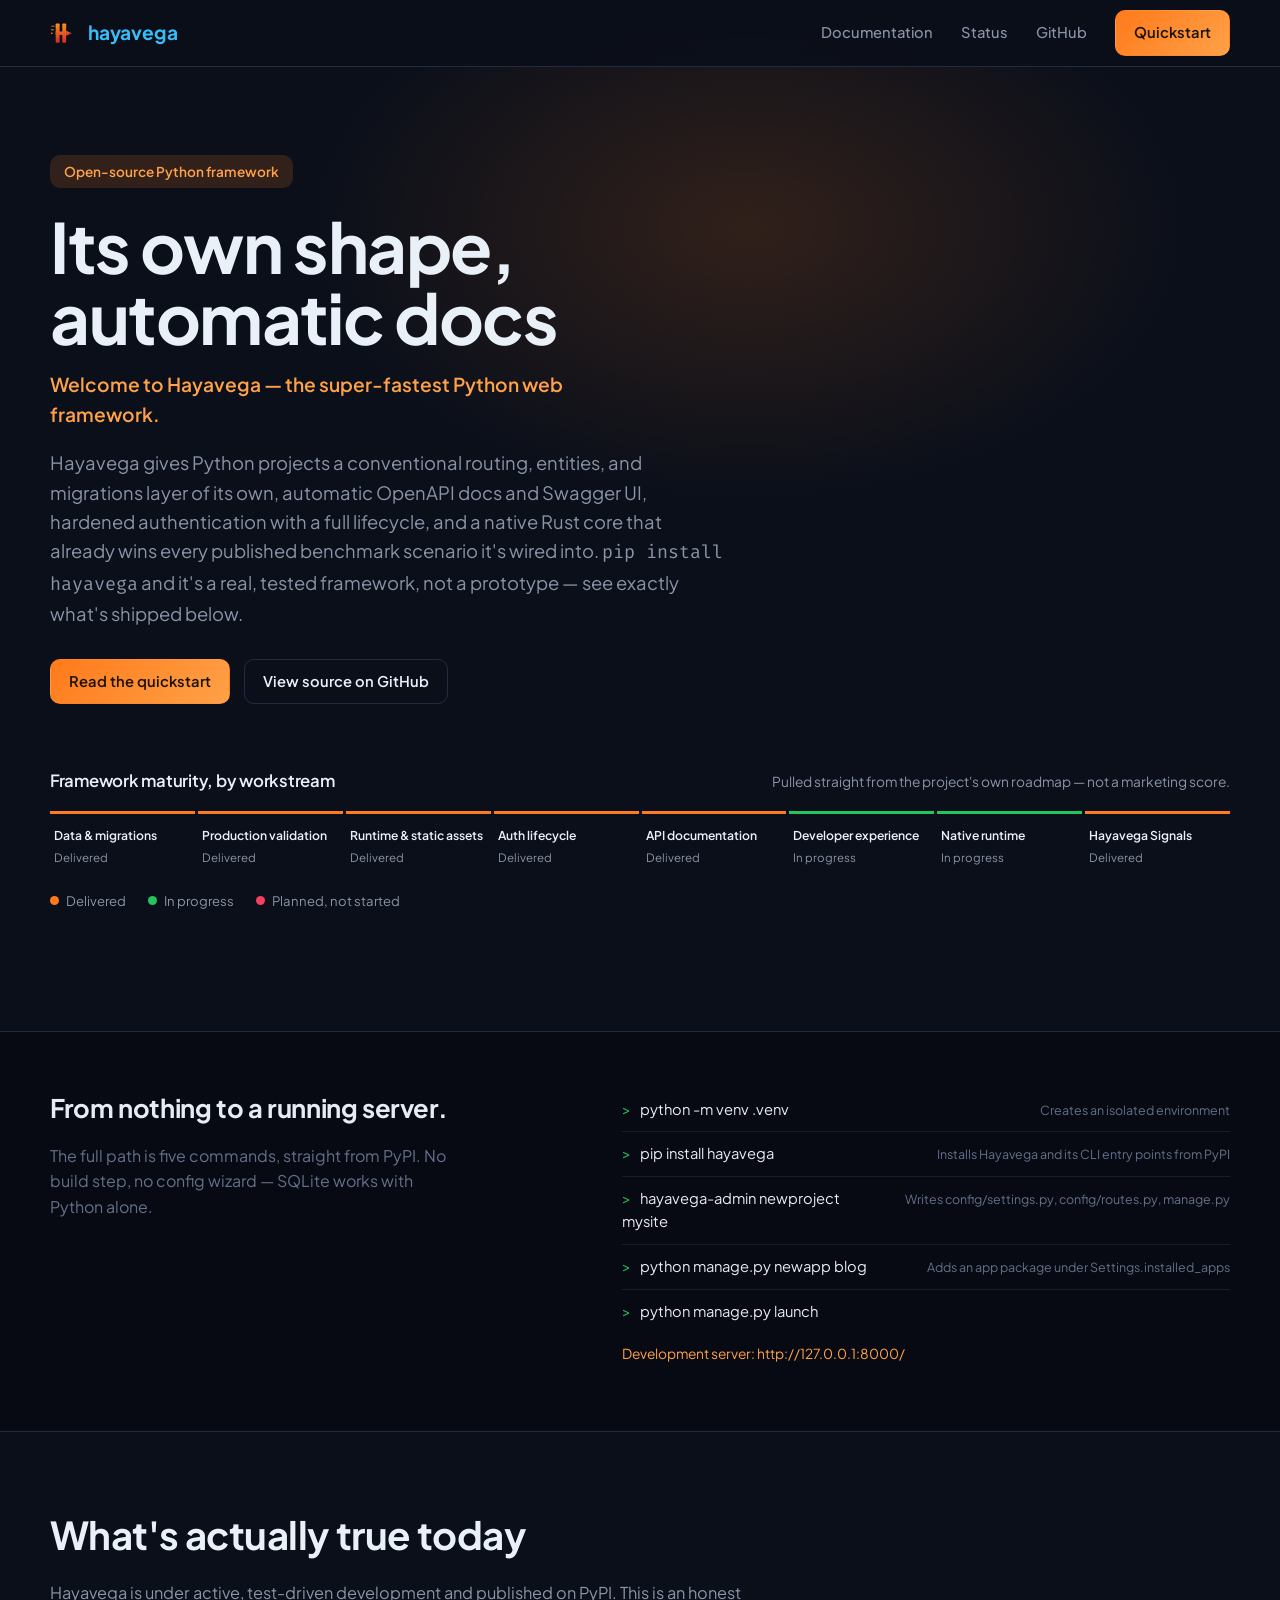
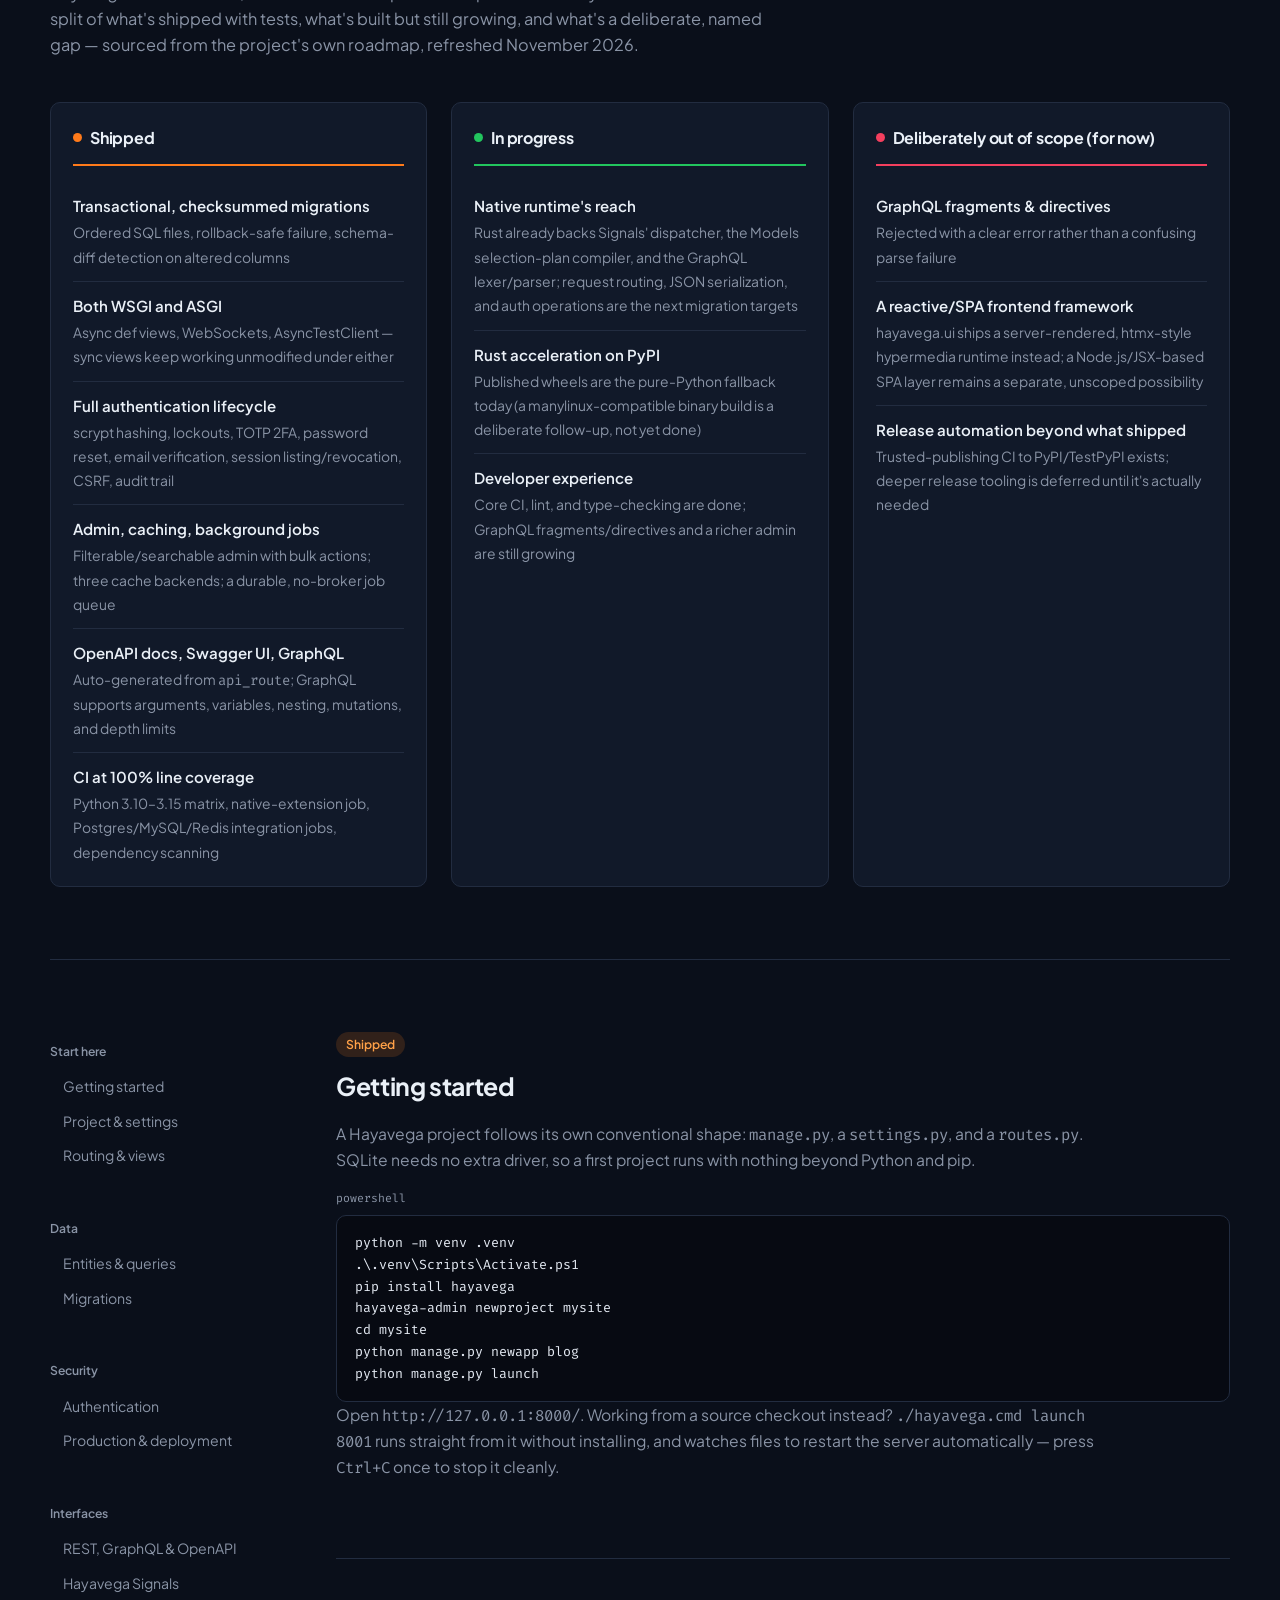
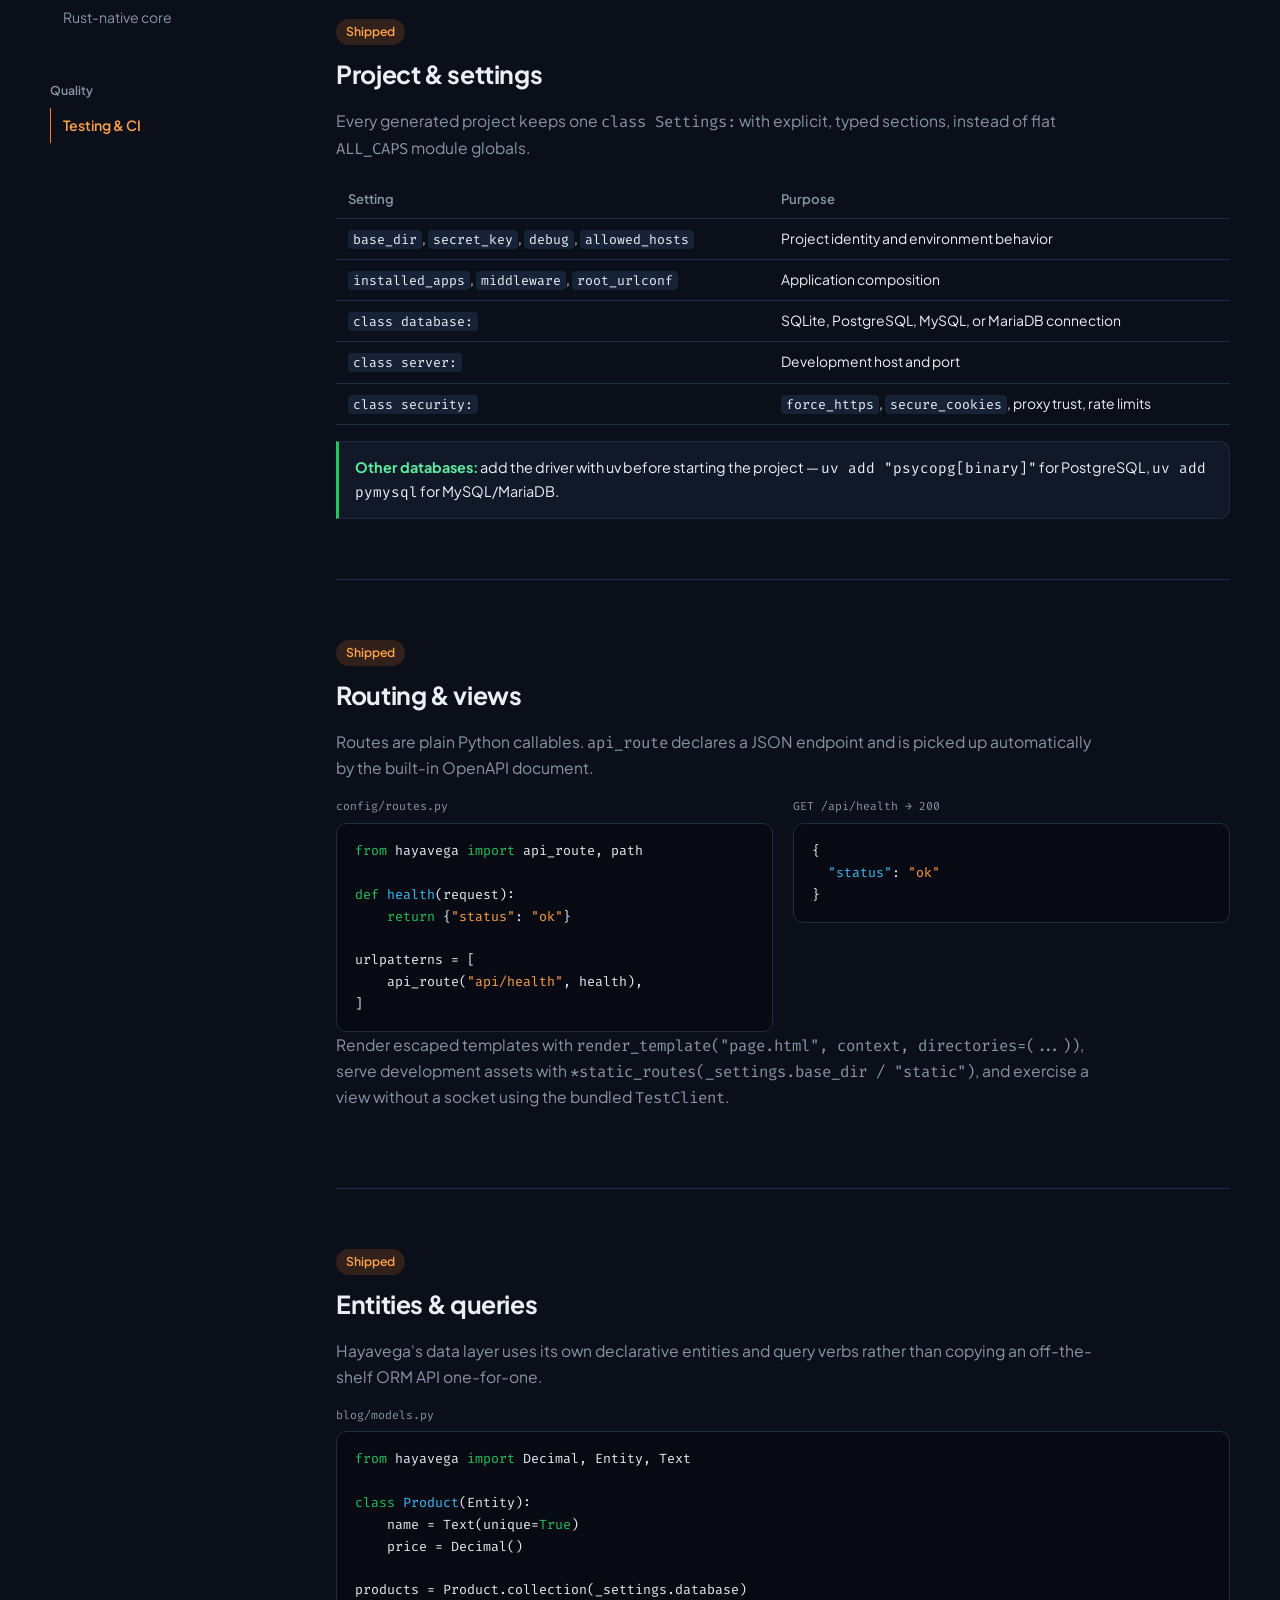
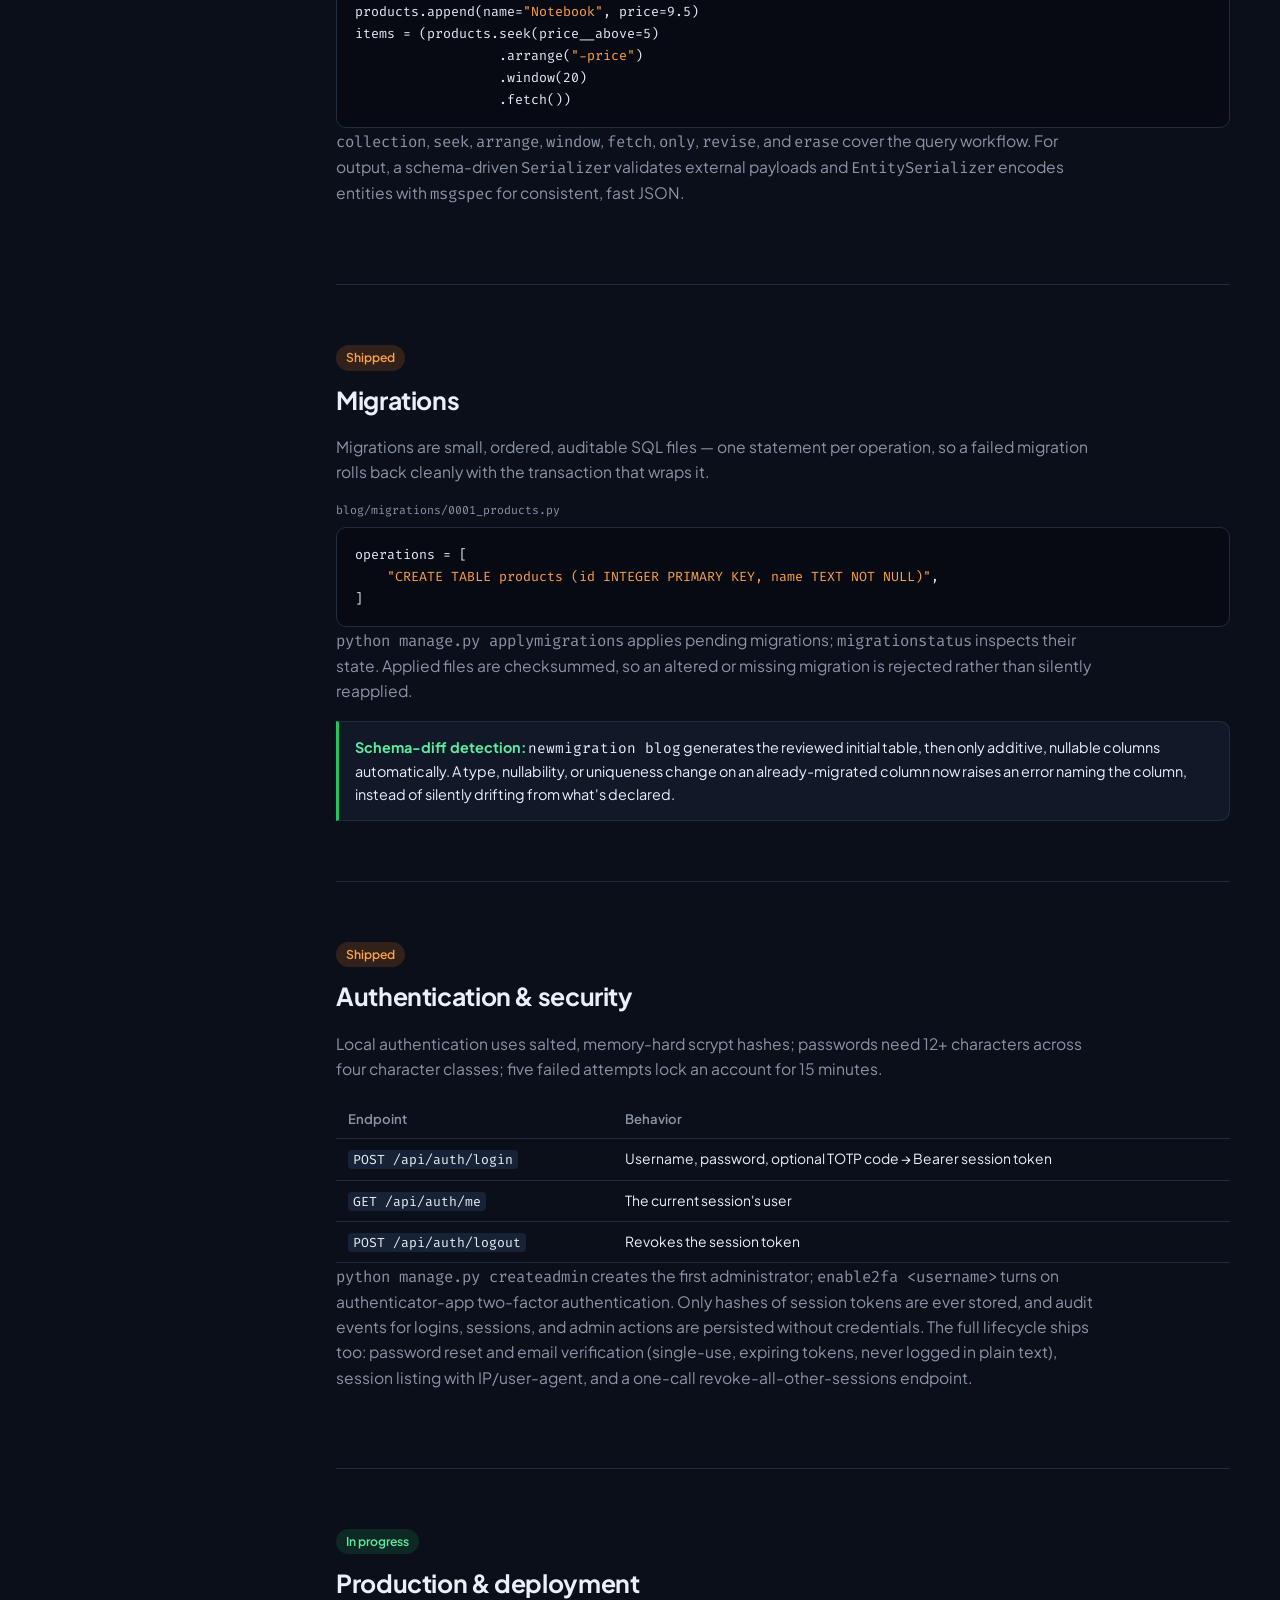
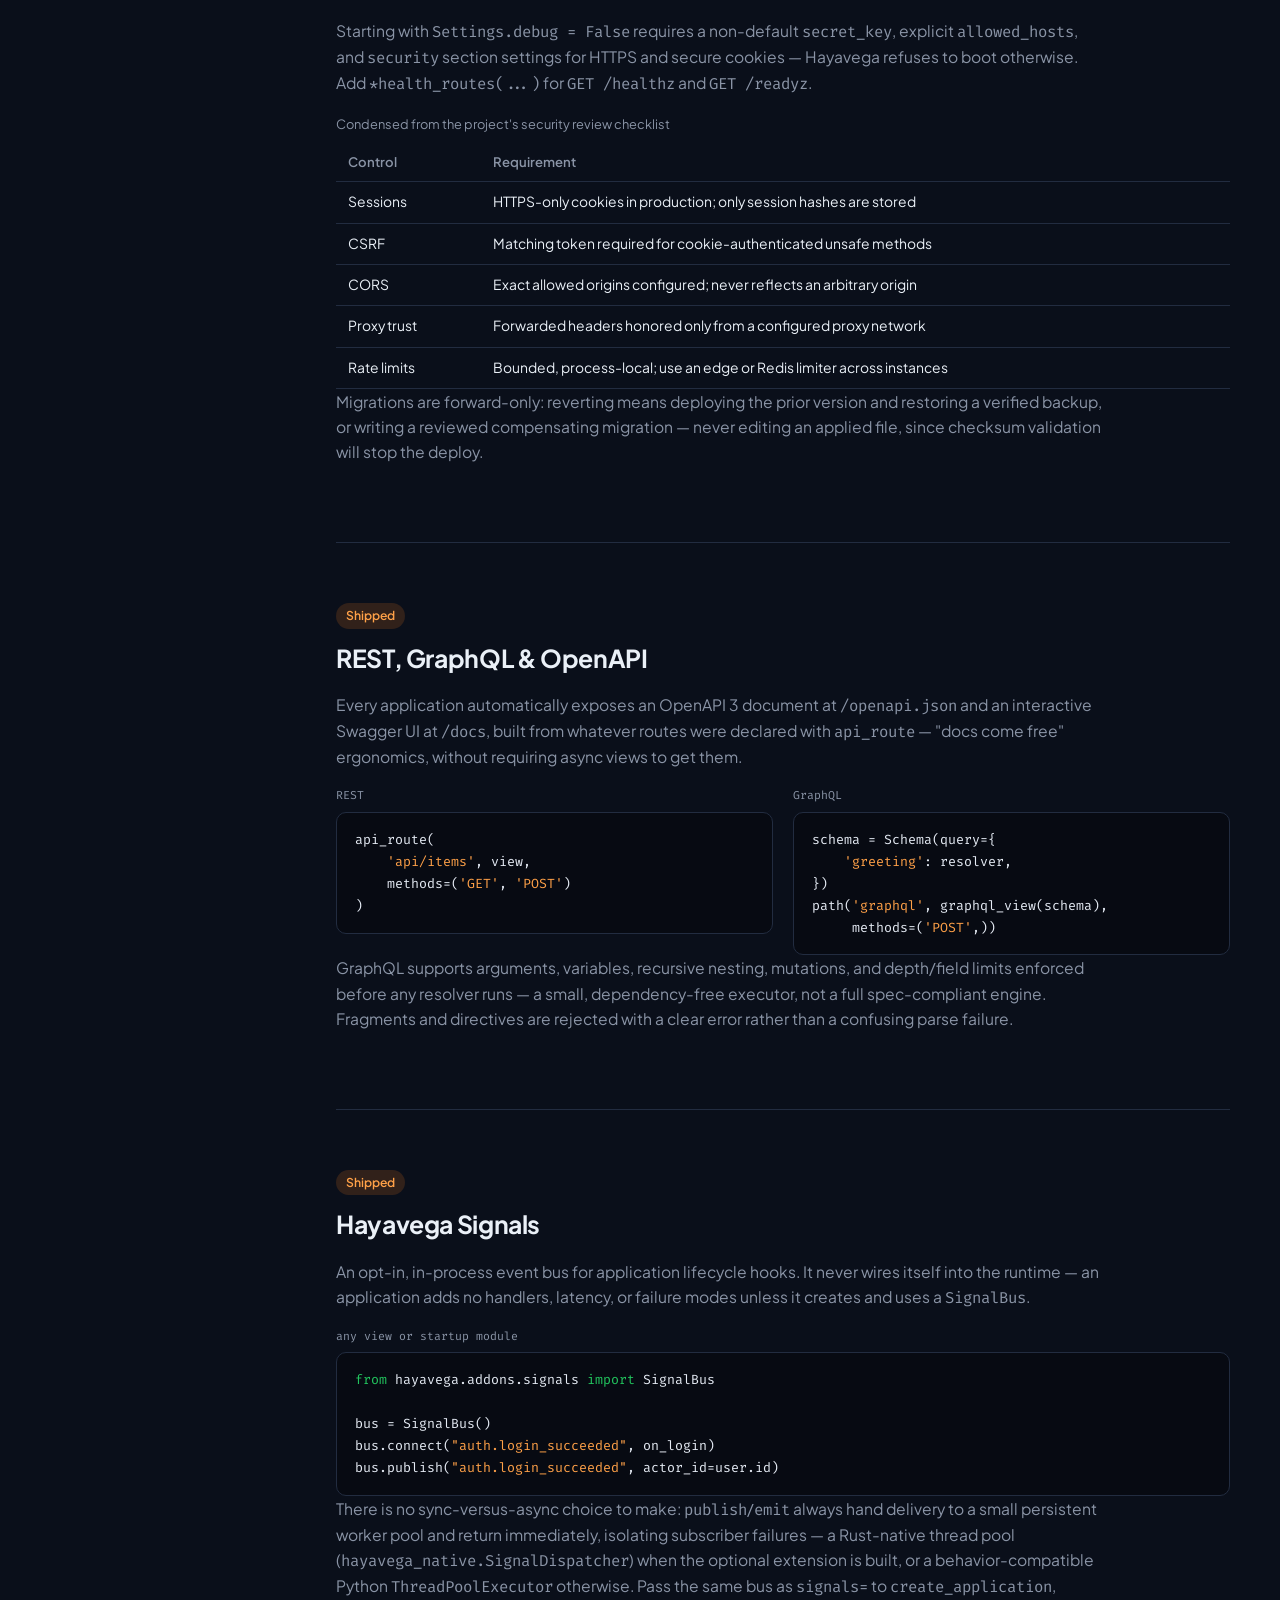
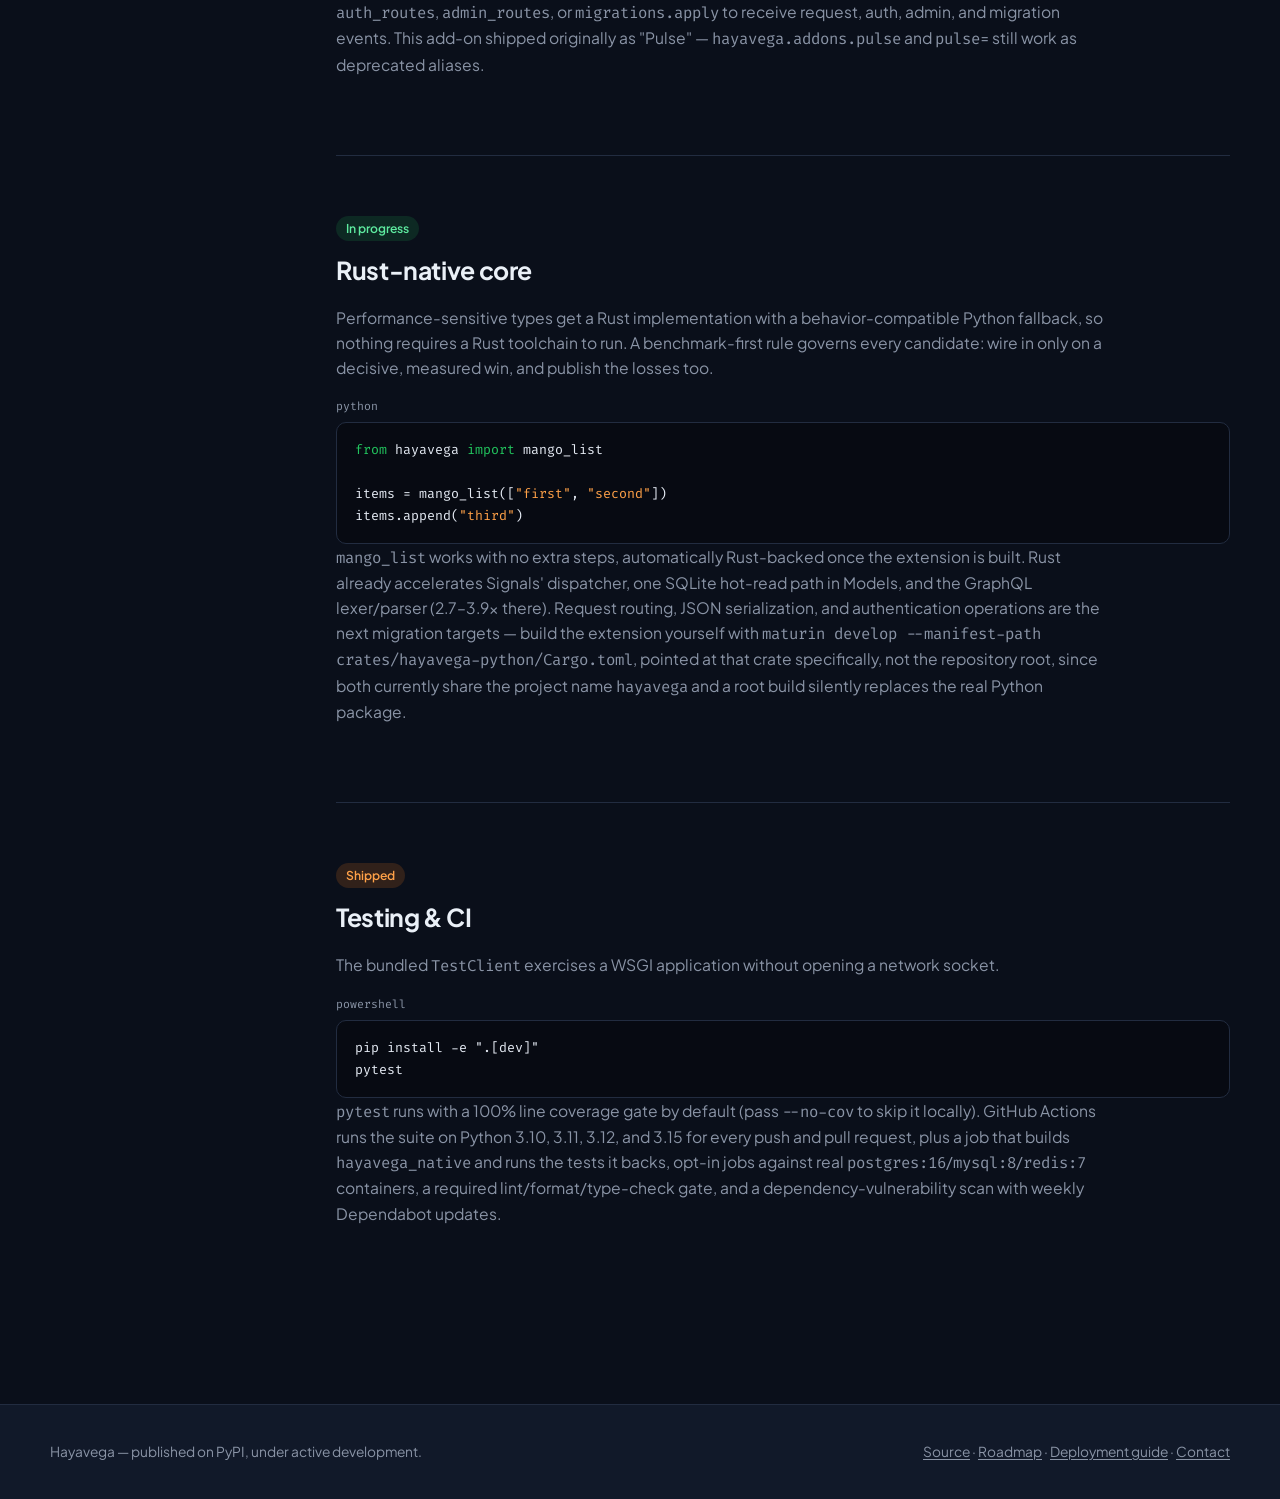
<file: index.html>
<!doctype html>
<html lang="en">
<head>
<meta charset="utf-8">
<meta name="viewport" content="width=device-width, initial-scale=1">
<meta name="description" content="Hayavega is an early, runnable Python web framework with its own clear project conventions, automatic interactive API docs, and a Rust core taking over performance-critical paths as it matures.">
<title>Hayavega</title>
<link rel="icon" type="image/x-icon" href="assets/favicon.ico">
<link rel="icon" type="image/png" href="assets/favicon.png">
<link rel="preconnect" href="https://fonts.googleapis.com">
<link rel="preconnect" href="https://fonts.gstatic.com" crossorigin>
<link href="https://fonts.googleapis.com/css2?family=Plus+Jakarta+Sans:wght@400;500;600;700;800&family=Fira+Code:wght@400;500;600&display=swap" rel="stylesheet">
<style>
  /* ---------- tokens: dark-first developer-product site, in the
     register of reflex.dev / uv / angular.dev / react.dev -- deep
     background, one confident accent, code-forward, minimal
     decoration. Dark is the default; a light variant is offered for
     prefers-color-scheme/manual toggle, same as those sites provide.
     Cool navy background (not a neutral warm gray-black) and a vivid
     saturated flame-orange (not a muted dusty terracotta) -- deliberately
     distinct from the nearby "dark bg + warm accent + Space Grotesk"
     combination that's become a genre default of its own. ---------- */
  :root{
    --ink:#EAF0F7; --paper:#0A0F1A; --surface:#111929; --surface-2:#182236;
    --hayavega:#FF7A1A; --hayavega-strong:#FFA148; --hayavega-tint:rgba(255,122,26,.16);
    --leaf:#22C55E; --leaf-strong:#5EEBA0; --leaf-tint:rgba(34,197,94,.14);
    --stamp:#38BDF8; --stamp-strong:#7DD3FC; --stamp-tint:rgba(56,189,248,.14);
    --rind:#F43F5E; --rind-tint:rgba(244,63,94,.14);
    --line:#222C40; --muted:#8A94A6;
    --code-bg:#070A12; --code-ink:#E6ECF5; --code-mut:#64708A; --code-str:#FFA148; --code-kw:#22C55E; --code-fn:#38BDF8;
    --focus:#38BDF8;
    --radius:10px;
    /* A warm glow reads fine against a near-black page -- it's the
       dark mode's whole point -- but the same warm tint washed over a
       white light-mode background turns it pale cream/pink, landing
       on the exact "warm off-white + orange" look this is meant to
       avoid. Light mode gets a cool, barely-there glow instead. */
    --glow:var(--hayavega-tint);
  }
  /* Dark is the unconditional default, matching the reference sites'
     own behavior -- a manual [data-theme="light"] toggle is the only
     way to switch, not the system's prefers-color-scheme (which
     reports "light" by default on a system with no stated preference,
     and would otherwise silently override the intended dark-first
     identity for a large share of visitors). */
  :root[data-theme="light"]{
    --ink:#0A0F1A; --paper:#FFFFFF; --surface:#F3F5F9; --surface-2:#E7EBF2;
    --hayavega:#E8640A; --hayavega-strong:#C2530A; --hayavega-tint:rgba(232,100,10,.10);
    --leaf:#15803D; --leaf-strong:#0F6B30; --leaf-tint:rgba(21,128,61,.10);
    --stamp:#0284C7; --stamp-strong:#026AA2; --stamp-tint:rgba(2,132,199,.10);
    --rind:#DC2626; --rind-tint:rgba(220,38,38,.10);
    --line:#DCE1EA; --muted:#5B6578;
    --focus:#0284C7;
    --glow:rgba(2,132,199,.05);
  }

  /* ---------- reset & base ---------- */
  *{box-sizing:border-box;}
  html,body{overflow-x:hidden; max-width:100vw;}
  html{scroll-behavior:smooth;}
  @media (prefers-reduced-motion: reduce){ html{scroll-behavior:auto;} *{animation-duration:0.001ms !important; transition-duration:0.001ms !important;} }
  body{
    margin:0; background:var(--paper); color:var(--ink);
    font-family:"Plus Jakarta Sans", ui-sans-serif, system-ui, sans-serif;
    font-size:16px; line-height:1.6;
  }
  h1,h2,h3{font-family:"Plus Jakarta Sans", ui-sans-serif, system-ui, sans-serif; text-wrap:balance; margin:0; color:var(--ink); font-weight:700; letter-spacing:-.015em;}
  a{color:var(--stamp); text-decoration-thickness:1px; text-underline-offset:2px;}
  a:focus-visible, button:focus-visible, summary:focus-visible{outline:2px solid var(--focus); outline-offset:3px; border-radius:4px;}
  code, pre, .mono{font-family:"Fira Code", ui-monospace, Consolas, monospace; font-variant-numeric:tabular-nums;}
  img,svg{display:block; max-width:100%;}
  .wrap{width:min(1180px, calc(100% - 48px)); margin:0 auto;}
  .visually-hidden{position:absolute; width:1px; height:1px; overflow:hidden; clip:rect(0 0 0 0); white-space:nowrap;}

  /* ---------- nav ---------- */
  header.site{position:sticky; top:0; z-index:40; background:color-mix(in srgb, var(--paper) 86%, transparent); backdrop-filter:blur(10px); border-bottom:1px solid var(--line);}
  nav{display:flex; align-items:center; justify-content:space-between; min-height:64px; gap:24px; flex-wrap:wrap; padding:10px 0;}
  .brand{display:inline-flex; align-items:center; gap:10px; font-weight:700; font-size:1.2rem; letter-spacing:-.01em; text-decoration:none;}
  .brand svg, .brand img{width:28px; height:28px; object-fit:contain;}
  .navlinks{display:flex; align-items:center; gap:28px; font-size:.92rem; color:var(--muted); font-weight:500;}
  .navlinks a{color:var(--muted); text-decoration:none;}
  .navlinks a:hover{color:var(--ink);}
  .btn{display:inline-flex; align-items:center; gap:8px; padding:10px 18px; border-radius:var(--radius); font-weight:600; font-size:.92rem; border:1px solid transparent; white-space:nowrap; text-decoration:none; transition:background .15s ease, border-color .15s ease, box-shadow .15s ease;}
  a.btn-primary{background:linear-gradient(135deg, var(--hayavega), var(--hayavega-strong)); color:#1A1206; border-color:transparent;}
  a.btn-primary:hover{box-shadow:0 0 0 4px var(--hayavega-tint);}
  a.btn-ghost{border-color:var(--line); color:var(--ink);}
  a.btn-ghost:hover{border-color:var(--stamp); color:var(--stamp);}

  /* ---------- hero ---------- */
  .hero{padding:88px 0 48px; position:relative;}
  .hero::before{content:""; position:absolute; top:-120px; left:50%; width:900px; height:560px; transform:translateX(-38%); background:radial-gradient(ellipse at center, var(--glow), transparent 70%); pointer-events:none; z-index:-1;}
  .eyebrow{display:inline-flex; align-items:center; gap:8px; font-weight:600; font-size:.85rem; color:var(--hayavega-strong); background:var(--hayavega-tint); border-radius:var(--radius); padding:6px 14px; margin-bottom:22px;}
  h1.headline{font-size:clamp(2.6rem, 5.4vw, 4.4rem); font-weight:700; line-height:1.03; letter-spacing:-.02em; max-width:19ch;}
  .welcome{font-weight:600; font-size:1.2rem; color:var(--hayavega-strong); margin:16px 0 0; max-width:42ch;}
  .lead{font-size:1.15rem; color:var(--muted); max-width:52ch; margin:18px 0 30px;}
  .hero-actions{display:flex; gap:14px; flex-wrap:wrap;}

  /* ---------- ripeness strip ---------- */
  .ripeness{margin-top:64px;}
  .ripeness-head{display:flex; justify-content:space-between; align-items:baseline; gap:16px; margin-bottom:16px; flex-wrap:wrap;}
  .ripeness-head h2{font-size:1.05rem; font-weight:600;}
  .ripeness-head p{margin:0; font-size:.86rem; color:var(--muted);}
  .ripeness-track{display:grid; grid-template-columns:repeat(8, 1fr); gap:3px;}
  .segment{padding:14px 4px 0; border-top:3px solid var(--seg); display:flex; flex-direction:column; gap:6px;}
  .segment .name{font-size:.76rem; font-weight:600; line-height:1.25;}
  .segment .state{font-size:.72rem; color:var(--muted);}
  .legend{display:flex; gap:22px; margin-top:22px; flex-wrap:wrap; font-size:.82rem; color:var(--muted);}
  .legend span{display:inline-flex; align-items:center; gap:7px;}
  .dot{width:9px; height:9px; border-radius:50%; display:inline-block;}

  /* ---------- CLI band ---------- */
  .cli-band{background:var(--code-bg); color:var(--code-ink); padding:56px 0; margin-top:72px; border-top:1px solid var(--line); border-bottom:1px solid var(--line);}
  .cli-band .wrap{display:grid; grid-template-columns:.85fr 1fr; gap:56px; align-items:start;}
  .cli-band h2{color:var(--code-ink); font-size:1.6rem; margin-bottom:14px;}
  .cli-band p{color:var(--code-mut); max-width:34ch; margin:0;}
  .transcript{display:flex; flex-direction:column; gap:0;}
  .tline{display:grid; grid-template-columns:1fr auto; gap:18px; align-items:baseline; padding:10px 0; border-bottom:1px solid rgba(255,255,255,.08);}
  .tline:last-child{border-bottom:none;}
  .tline .cmd{font-size:.92rem;}
  .tline .cmd .p{color:var(--code-kw); margin-right:.6em;}
  .tline .note{font-size:.78rem; color:var(--code-mut); text-align:right;}
  .tline .out{color:var(--code-str); font-size:.86rem; grid-column:1 / -1; padding-top:2px;}

  /* ---------- status board ---------- */
  .board{padding:72px 0; border-bottom:1px solid var(--line);}
  .board-head{max-width:60ch; margin-bottom:44px;}
  .board-head h2{font-size:clamp(1.8rem,3vw,2.4rem); margin-bottom:14px;}
  .board-head p{color:var(--muted); margin:0; font-size:1.02rem;}
  .board-cols{display:grid; grid-template-columns:repeat(3,1fr); gap:24px;}
  .board-col{background:var(--surface); border:1px solid var(--line); border-radius:var(--radius); padding:22px;}
  .board-col h3{font-size:1rem; font-weight:700; display:flex; align-items:center; gap:8px; margin-bottom:16px; padding-bottom:14px; border-bottom:2px solid var(--col-accent);}
  .board-col ul{list-style:none; margin:0; padding:0; display:flex; flex-direction:column;}
  .board-col li{padding:12px 0; border-bottom:1px solid var(--line); font-size:.94rem;}
  .board-col li:last-child{border-bottom:none; padding-bottom:0;}
  .board-col li strong{display:block; font-weight:600; margin-bottom:2px;}
  .board-col li span{color:var(--muted); font-size:.87rem;}

  /* ---------- docs shell ---------- */
  .docs{padding:72px 0 100px;}
  .docs-shell{display:grid; grid-template-columns:230px 1fr; gap:56px; align-items:start;}
  .docs-rail{position:sticky; top:88px; max-height:calc(100vh - 110px); overflow-y:auto; padding-right:8px;}
  .docs-rail-group{margin-bottom:22px;}
  .docs-rail-group h4{font-size:.76rem; font-weight:600; color:var(--muted); margin:0 0 8px;}
  .docs-rail a{display:block; padding:6px 0; font-size:.88rem; color:var(--muted); border-left:2px solid transparent; padding-left:12px; margin-left:-1px; text-decoration:none;}
  .docs-rail a:hover{color:var(--ink);}
  .docs-rail a.active{color:var(--hayavega-strong); border-left-color:var(--hayavega); font-weight:600;}

  .doc-section{padding-bottom:60px; margin-bottom:60px; border-bottom:1px solid var(--line); scroll-margin-top:84px;}
  .doc-section:last-child{border-bottom:none; margin-bottom:0;}
  .doc-kicker{display:flex; align-items:center; gap:12px; margin-bottom:10px;}
  .tag{font-size:.76rem; font-weight:600; padding:3px 10px; border-radius:999px;}
  .tag-shipped{color:var(--hayavega-strong); background:var(--hayavega-tint);}
  .tag-progress{color:var(--leaf-strong); background:var(--leaf-tint);}
  .tag-planned{color:var(--rind); background:var(--rind-tint);}
  .doc-section h3{font-size:1.55rem; margin-bottom:14px;}
  .doc-section > p{color:var(--muted); max-width:70ch; margin:0 0 18px; font-size:.98rem;}
  .doc-section p{max-width:70ch;}
  .doc-grid{display:grid; grid-template-columns:1fr 1fr; gap:20px; align-items:start; margin-top:18px;}
  @media (max-width: 900px){ .doc-grid{grid-template-columns:1fr;} }

  pre{background:var(--code-bg); color:var(--code-ink); margin:0; padding:16px 18px; border-radius:var(--radius); overflow-x:auto; font-size:.83rem; line-height:1.65; border:1px solid var(--line);}
  pre .kw{color:var(--code-kw);} pre .fn{color:var(--code-fn);} pre .str{color:var(--code-str);} pre .mut{color:var(--code-mut);}
  .snippet-label{font-family:"Fira Code"; font-size:.72rem; color:var(--muted); margin-bottom:6px;}
  .callout{background:var(--surface); border:1px solid var(--line); border-left:3px solid var(--leaf); padding:14px 16px; font-size:.9rem; border-radius:0 var(--radius) var(--radius) 0; margin-top:16px;}
  .callout strong{color:var(--leaf-strong);}

  table{width:100%; border-collapse:collapse; font-size:.87rem;}
  table caption{text-align:left; font-size:.8rem; color:var(--muted); margin-bottom:8px;}
  th,td{text-align:left; padding:9px 12px; border-bottom:1px solid var(--line); vertical-align:top;}
  th{font-size:.82rem; color:var(--muted); font-weight:600;}
  td code{background:var(--surface-2); padding:1px 5px; border-radius:4px; font-size:.82rem;}
  .table-wrap{overflow-x:auto;}

  ul.plain{margin:0; padding-left:1.1em;} ul.plain li{margin-bottom:6px; font-size:.95rem;}

  /* ---------- footer ---------- */
  footer{border-top:1px solid var(--line); padding:36px 0; background:var(--surface);}
  footer .wrap{display:flex; justify-content:space-between; align-items:center; gap:20px; flex-wrap:wrap; font-size:.86rem; color:var(--muted);}
  footer a{color:var(--muted);}
  footer a:hover{color:var(--ink);}

  @media (max-width: 900px){
    .navlinks a:not(.btn){display:none;}
    .cli-band .wrap{grid-template-columns:1fr; gap:28px;}
    .tline{grid-template-columns:1fr; gap:4px;}
    .tline .note, .tline .out{text-align:left;}
    .board-cols{grid-template-columns:1fr;}
    .docs-shell{grid-template-columns:1fr;}
    .docs-rail{position:static; max-height:none; margin-bottom:12px;}
    .ripeness-track{grid-template-columns:repeat(4,1fr);}
  }
  @media (max-width: 480px){
    .ripeness-track{grid-template-columns:repeat(2,1fr);}
  }
</style>
</head>
<body>

<header class="site">
  <div class="wrap"><nav>
    <a class="brand" href="#top">
      <img src="assets/hayavega-mark.svg" alt="Hayavega mark" width="30" height="28">
      hayavega
    </a>
    <div class="navlinks">
      <a href="#getting-started">Documentation</a>
      <a href="#board">Status</a>
      <a href="https://github.com/P-Sudhakar-tech/hayavega-framework" target="_blank" rel="noopener">GitHub</a>
      <a class="btn btn-primary" href="#getting-started">Quickstart</a>
    </div>
  </nav></div>
</header>

<main id="top">

  <section class="hero wrap">
    <div class="eyebrow">Open-source Python framework</div>
    <h1 class="headline">Its own shape, automatic docs</h1>
    <p class="welcome">Welcome to Hayavega &mdash; the super-fastest Python web framework.</p>
    <p class="lead">Hayavega gives Python projects a conventional routing, entities, and migrations layer of its own, automatic OpenAPI docs and Swagger UI, hardened authentication with a full lifecycle, and a native Rust core that already wins every published benchmark scenario it's wired into. <code>pip install hayavega</code> and it's a real, tested framework, not a prototype &mdash; see exactly what's shipped below.</p>
    <div class="hero-actions">
      <a class="btn btn-primary" href="#getting-started">Read the quickstart</a>
      <a class="btn btn-ghost" href="https://github.com/P-Sudhakar-tech/hayavega-framework" target="_blank" rel="noopener">View source on GitHub</a>
    </div>

    <div class="ripeness">
      <div class="ripeness-head">
        <h2>Framework maturity, by workstream</h2>
        <p>Pulled straight from the project's own roadmap &mdash; not a marketing score.</p>
      </div>
      <div class="ripeness-track">
        <div class="segment" style="--seg:var(--hayavega)"><span class="name">Data &amp; migrations</span><span class="state">Delivered</span></div>
        <div class="segment" style="--seg:var(--hayavega)"><span class="name">Production validation</span><span class="state">Delivered</span></div>
        <div class="segment" style="--seg:var(--hayavega)"><span class="name">Runtime &amp; static assets</span><span class="state">Delivered</span></div>
        <div class="segment" style="--seg:var(--hayavega)"><span class="name">Auth lifecycle</span><span class="state">Delivered</span></div>
        <div class="segment" style="--seg:var(--hayavega)"><span class="name">API documentation</span><span class="state">Delivered</span></div>
        <div class="segment" style="--seg:var(--leaf)"><span class="name">Developer experience</span><span class="state">In progress</span></div>
        <div class="segment" style="--seg:var(--leaf)"><span class="name">Native runtime</span><span class="state">In progress</span></div>
        <div class="segment" style="--seg:var(--hayavega)"><span class="name">Hayavega Signals</span><span class="state">Delivered</span></div>
      </div>
      <div class="legend">
        <span><span class="dot" style="background:var(--hayavega)"></span> Delivered</span>
        <span><span class="dot" style="background:var(--leaf)"></span> In progress</span>
        <span><span class="dot" style="background:var(--rind)"></span> Planned, not started</span>
      </div>
    </div>
  </section>

  <div class="cli-band">
    <div class="wrap">
      <div>
        <h2>From nothing to a running server.</h2>
        <p>The full path is five commands, straight from PyPI. No build step, no config wizard &mdash; SQLite works with Python alone.</p>
      </div>
      <div class="transcript">
        <div class="tline"><div class="cmd"><span class="p">&gt;</span>python -m venv .venv</div><div class="note">Creates an isolated environment</div></div>
        <div class="tline"><div class="cmd"><span class="p">&gt;</span>pip install hayavega</div><div class="note">Installs Hayavega and its CLI entry points from PyPI</div></div>
        <div class="tline"><div class="cmd"><span class="p">&gt;</span>hayavega-admin newproject mysite</div><div class="note">Writes config/settings.py, config/routes.py, manage.py</div></div>
        <div class="tline"><div class="cmd"><span class="p">&gt;</span>python manage.py newapp blog</div><div class="note">Adds an app package under Settings.installed_apps</div></div>
        <div class="tline"><div class="cmd"><span class="p">&gt;</span>python manage.py launch</div><div class="out">Development server: http://127.0.0.1:8000/</div></div>
      </div>
    </div>
  </div>

  <section class="board wrap" id="board">
    <div class="board-head">
      <h2>What's actually true today</h2>
      <p>Hayavega is under active, test-driven development and published on PyPI. This is an honest split of what's shipped with tests, what's built but still growing, and what's a deliberate, named gap &mdash; sourced from the project's own roadmap, refreshed November 2026.</p>
    </div>
    <div class="board-cols">
      <div class="board-col" style="--col-accent:var(--hayavega)">
        <h3><span class="dot" style="background:var(--hayavega)"></span>Shipped</h3>
        <ul>
          <li><strong>Transactional, checksummed migrations</strong><span>Ordered SQL files, rollback-safe failure, schema-diff detection on altered columns</span></li>
          <li><strong>Both WSGI and ASGI</strong><span>Async def views, WebSockets, AsyncTestClient &mdash; sync views keep working unmodified under either</span></li>
          <li><strong>Full authentication lifecycle</strong><span>scrypt hashing, lockouts, TOTP 2FA, password reset, email verification, session listing/revocation, CSRF, audit trail</span></li>
          <li><strong>Admin, caching, background jobs</strong><span>Filterable/searchable admin with bulk actions; three cache backends; a durable, no-broker job queue</span></li>
          <li><strong>OpenAPI docs, Swagger UI, GraphQL</strong><span>Auto-generated from <code>api_route</code>; GraphQL supports arguments, variables, nesting, mutations, and depth limits</span></li>
          <li><strong>CI at 100% line coverage</strong><span>Python 3.10&ndash;3.15 matrix, native-extension job, Postgres/MySQL/Redis integration jobs, dependency scanning</span></li>
        </ul>
      </div>
      <div class="board-col" style="--col-accent:var(--leaf)">
        <h3><span class="dot" style="background:var(--leaf)"></span>In progress</h3>
        <ul>
          <li><strong>Native runtime's reach</strong><span>Rust already backs Signals' dispatcher, the Models selection-plan compiler, and the GraphQL lexer/parser; request routing, JSON serialization, and auth operations are the next migration targets</span></li>
          <li><strong>Rust acceleration on PyPI</strong><span>Published wheels are the pure-Python fallback today (a manylinux-compatible binary build is a deliberate follow-up, not yet done)</span></li>
          <li><strong>Developer experience</strong><span>Core CI, lint, and type-checking are done; GraphQL fragments/directives and a richer admin are still growing</span></li>
        </ul>
      </div>
      <div class="board-col" style="--col-accent:var(--rind)">
        <h3><span class="dot" style="background:var(--rind)"></span>Deliberately out of scope (for now)</h3>
        <ul>
          <li><strong>GraphQL fragments &amp; directives</strong><span>Rejected with a clear error rather than a confusing parse failure</span></li>
          <li><strong>A reactive/SPA frontend framework</strong><span>hayavega.ui ships a server-rendered, htmx-style hypermedia runtime instead; a Node.js/JSX-based SPA layer remains a separate, unscoped possibility</span></li>
          <li><strong>Release automation beyond what shipped</strong><span>Trusted-publishing CI to PyPI/TestPyPI exists; deeper release tooling is deferred until it's actually needed</span></li>
        </ul>
      </div>
    </div>
  </section>

  <section class="docs wrap" id="docs">
    <div class="docs-shell">
      <nav class="docs-rail" aria-label="Documentation sections">
        <div class="docs-rail-group">
          <h4>Start here</h4>
          <a href="#getting-started" data-rail>Getting started</a>
          <a href="#settings" data-rail>Project &amp; settings</a>
          <a href="#routing" data-rail>Routing &amp; views</a>
        </div>
        <div class="docs-rail-group">
          <h4>Data</h4>
          <a href="#entities" data-rail>Entities &amp; queries</a>
          <a href="#migrations" data-rail>Migrations</a>
        </div>
        <div class="docs-rail-group">
          <h4>Security</h4>
          <a href="#auth" data-rail>Authentication</a>
          <a href="#production" data-rail>Production &amp; deployment</a>
        </div>
        <div class="docs-rail-group">
          <h4>Interfaces</h4>
          <a href="#apis" data-rail>REST, GraphQL &amp; OpenAPI</a>
          <a href="#pulse" data-rail>Hayavega Signals</a>
          <a href="#rust" data-rail>Rust-native core</a>
        </div>
        <div class="docs-rail-group">
          <h4>Quality</h4>
          <a href="#testing" data-rail>Testing &amp; CI</a>
        </div>
      </nav>

      <div class="docs-content">

        <article class="doc-section" id="getting-started">
          <div class="doc-kicker"><span class="tag tag-shipped">Shipped</span></div>
          <h3>Getting started</h3>
          <p>A Hayavega project follows its own conventional shape: <code>manage.py</code>, a <code>settings.py</code>, and a <code>routes.py</code>. SQLite needs no extra driver, so a first project runs with nothing beyond Python and pip.</p>
          <div class="snippet-label">powershell</div>
          <pre>python -m venv .venv
.\.venv\Scripts\Activate.ps1
pip install hayavega
hayavega-admin newproject mysite
cd mysite
python manage.py newapp blog
python manage.py launch</pre>
          <p>Open <code>http://127.0.0.1:8000/</code>. Working from a source checkout instead? <code>./hayavega.cmd launch 8001</code> runs straight from it without installing, and watches files to restart the server automatically &mdash; press <code>Ctrl+C</code> once to stop it cleanly.</p>
        </article>

        <article class="doc-section" id="settings">
          <div class="doc-kicker"><span class="tag tag-shipped">Shipped</span></div>
          <h3>Project &amp; settings</h3>
          <p>Every generated project keeps one <code>class Settings:</code> with explicit, typed sections, instead of flat <code>ALL_CAPS</code> module globals.</p>
          <div class="table-wrap"><table>
            <thead><tr><th>Setting</th><th>Purpose</th></tr></thead>
            <tbody>
              <tr><td><code>base_dir</code>, <code>secret_key</code>, <code>debug</code>, <code>allowed_hosts</code></td><td>Project identity and environment behavior</td></tr>
              <tr><td><code>installed_apps</code>, <code>middleware</code>, <code>root_urlconf</code></td><td>Application composition</td></tr>
              <tr><td><code>class database:</code></td><td>SQLite, PostgreSQL, MySQL, or MariaDB connection</td></tr>
              <tr><td><code>class server:</code></td><td>Development host and port</td></tr>
              <tr><td><code>class security:</code></td><td><code>force_https</code>, <code>secure_cookies</code>, proxy trust, rate limits</td></tr>
            </tbody>
          </table></div>
          <div class="callout"><strong>Other databases:</strong> add the driver with uv before starting the project &mdash; <code>uv add "psycopg[binary]"</code> for PostgreSQL, <code>uv add pymysql</code> for MySQL/MariaDB.</div>
        </article>

        <article class="doc-section" id="routing">
          <div class="doc-kicker"><span class="tag tag-shipped">Shipped</span></div>
          <h3>Routing &amp; views</h3>
          <p>Routes are plain Python callables. <code>api_route</code> declares a JSON endpoint and is picked up automatically by the built-in OpenAPI document.</p>
          <div class="doc-grid">
            <div><div class="snippet-label">config/routes.py</div><pre><span class="kw">from</span> hayavega <span class="kw">import</span> api_route, path

<span class="kw">def</span> <span class="fn">health</span>(request):
    <span class="kw">return</span> {<span class="str">"status"</span>: <span class="str">"ok"</span>}

urlpatterns = [
    api_route(<span class="str">"api/health"</span>, health),
]</pre></div>
            <div><div class="snippet-label">GET /api/health &rarr; 200</div><pre>{
  <span class="fn">"status"</span>: <span class="str">"ok"</span>
}</pre></div>
          </div>
          <p>Render escaped templates with <code>render_template("page.html", context, directories=(...))</code>, serve development assets with <code>*static_routes(_settings.base_dir / "static")</code>, and exercise a view without a socket using the bundled <code>TestClient</code>.</p>
        </article>

        <article class="doc-section" id="entities">
          <div class="doc-kicker"><span class="tag tag-shipped">Shipped</span></div>
          <h3>Entities &amp; queries</h3>
          <p>Hayavega's data layer uses its own declarative entities and query verbs rather than copying an off-the-shelf ORM API one-for-one.</p>
          <div class="snippet-label">blog/models.py</div>
          <pre><span class="kw">from</span> hayavega <span class="kw">import</span> Decimal, Entity, Text

<span class="kw">class</span> <span class="fn">Product</span>(Entity):
    name = Text(unique=<span class="kw">True</span>)
    price = Decimal()

products = Product.collection(_settings.database)
products.append(name=<span class="str">"Notebook"</span>, price=9.5)
items = (products.seek(price__above=5)
                  .arrange(<span class="str">"-price"</span>)
                  .window(20)
                  .fetch())</pre>
          <p><code>collection</code>, <code>seek</code>, <code>arrange</code>, <code>window</code>, <code>fetch</code>, <code>only</code>, <code>revise</code>, and <code>erase</code> cover the query workflow. For output, a schema-driven <code>Serializer</code> validates external payloads and <code>EntitySerializer</code> encodes entities with <code>msgspec</code> for consistent, fast JSON.</p>
        </article>

        <article class="doc-section" id="migrations">
          <div class="doc-kicker"><span class="tag tag-shipped">Shipped</span></div>
          <h3>Migrations</h3>
          <p>Migrations are small, ordered, auditable SQL files &mdash; one statement per operation, so a failed migration rolls back cleanly with the transaction that wraps it.</p>
          <div class="snippet-label">blog/migrations/0001_products.py</div>
          <pre>operations = [
    <span class="str">"CREATE TABLE products (id INTEGER PRIMARY KEY, name TEXT NOT NULL)"</span>,
]</pre>
          <p><code>python manage.py applymigrations</code> applies pending migrations; <code>migrationstatus</code> inspects their state. Applied files are checksummed, so an altered or missing migration is rejected rather than silently reapplied.</p>
          <div class="callout"><strong>Schema-diff detection:</strong> <code>newmigration blog</code> generates the reviewed initial table, then only additive, nullable columns automatically. A type, nullability, or uniqueness change on an already-migrated column now raises an error naming the column, instead of silently drifting from what's declared.</div>
        </article>

        <article class="doc-section" id="auth">
          <div class="doc-kicker"><span class="tag tag-shipped">Shipped</span></div>
          <h3>Authentication &amp; security</h3>
          <p>Local authentication uses salted, memory-hard scrypt hashes; passwords need 12+ characters across four character classes; five failed attempts lock an account for 15 minutes.</p>
          <div class="table-wrap"><table>
            <thead><tr><th>Endpoint</th><th>Behavior</th></tr></thead>
            <tbody>
              <tr><td><code>POST /api/auth/login</code></td><td>Username, password, optional TOTP code &rarr; Bearer session token</td></tr>
              <tr><td><code>GET /api/auth/me</code></td><td>The current session's user</td></tr>
              <tr><td><code>POST /api/auth/logout</code></td><td>Revokes the session token</td></tr>
            </tbody>
          </table></div>
          <p><code>python manage.py createadmin</code> creates the first administrator; <code>enable2fa &lt;username&gt;</code> turns on authenticator-app two-factor authentication. Only hashes of session tokens are ever stored, and audit events for logins, sessions, and admin actions are persisted without credentials. The full lifecycle ships too: password reset and email verification (single-use, expiring tokens, never logged in plain text), session listing with IP/user-agent, and a one-call revoke-all-other-sessions endpoint.</p>
        </article>

        <article class="doc-section" id="production">
          <div class="doc-kicker"><span class="tag tag-progress">In progress</span></div>
          <h3>Production &amp; deployment</h3>
          <p>Starting with <code>Settings.debug = False</code> requires a non-default <code>secret_key</code>, explicit <code>allowed_hosts</code>, and <code>security</code> section settings for HTTPS and secure cookies &mdash; Hayavega refuses to boot otherwise. Add <code>*health_routes(...)</code> for <code>GET /healthz</code> and <code>GET /readyz</code>.</p>
          <div class="table-wrap"><table>
            <caption>Condensed from the project's security review checklist</caption>
            <thead><tr><th>Control</th><th>Requirement</th></tr></thead>
            <tbody>
              <tr><td>Sessions</td><td>HTTPS-only cookies in production; only session hashes are stored</td></tr>
              <tr><td>CSRF</td><td>Matching token required for cookie-authenticated unsafe methods</td></tr>
              <tr><td>CORS</td><td>Exact allowed origins configured; never reflects an arbitrary origin</td></tr>
              <tr><td>Proxy trust</td><td>Forwarded headers honored only from a configured proxy network</td></tr>
              <tr><td>Rate limits</td><td>Bounded, process-local; use an edge or Redis limiter across instances</td></tr>
            </tbody>
          </table></div>
          <p>Migrations are forward-only: reverting means deploying the prior version and restoring a verified backup, or writing a reviewed compensating migration &mdash; never editing an applied file, since checksum validation will stop the deploy.</p>
        </article>

        <article class="doc-section" id="apis">
          <div class="doc-kicker"><span class="tag tag-shipped">Shipped</span></div>
          <h3>REST, GraphQL &amp; OpenAPI</h3>
          <p>Every application automatically exposes an OpenAPI 3 document at <code>/openapi.json</code> and an interactive Swagger UI at <code>/docs</code>, built from whatever routes were declared with <code>api_route</code> &mdash; "docs come free" ergonomics, without requiring async views to get them.</p>
          <div class="doc-grid">
            <div><div class="snippet-label">REST</div><pre>api_route(
    <span class="str">'api/items'</span>, view,
    methods=(<span class="str">'GET'</span>, <span class="str">'POST'</span>)
)</pre></div>
            <div><div class="snippet-label">GraphQL</div><pre>schema = Schema(query={
    <span class="str">'greeting'</span>: resolver,
})
path(<span class="str">'graphql'</span>, graphql_view(schema),
     methods=(<span class="str">'POST'</span>,))</pre></div>
          </div>
          <p>GraphQL supports arguments, variables, recursive nesting, mutations, and depth/field limits enforced before any resolver runs &mdash; a small, dependency-free executor, not a full spec-compliant engine. Fragments and directives are rejected with a clear error rather than a confusing parse failure.</p>
        </article>

        <article class="doc-section" id="pulse">
          <div class="doc-kicker"><span class="tag tag-shipped">Shipped</span></div>
          <h3>Hayavega Signals</h3>
          <p>An opt-in, in-process event bus for application lifecycle hooks. It never wires itself into the runtime &mdash; an application adds no handlers, latency, or failure modes unless it creates and uses a <code>SignalBus</code>.</p>
          <div class="snippet-label">any view or startup module</div>
          <pre><span class="kw">from</span> hayavega.addons.signals <span class="kw">import</span> SignalBus

bus = SignalBus()
bus.connect(<span class="str">"auth.login_succeeded"</span>, on_login)
bus.publish(<span class="str">"auth.login_succeeded"</span>, actor_id=user.id)</pre>
          <p>There is no sync-versus-async choice to make: <code>publish</code>/<code>emit</code> always hand delivery to a small persistent worker pool and return immediately, isolating subscriber failures &mdash; a Rust-native thread pool (<code>hayavega_native.SignalDispatcher</code>) when the optional extension is built, or a behavior-compatible Python <code>ThreadPoolExecutor</code> otherwise. Pass the same bus as <code>signals=</code> to <code>create_application</code>, <code>auth_routes</code>, <code>admin_routes</code>, or <code>migrations.apply</code> to receive request, auth, admin, and migration events. This add-on shipped originally as "Pulse" &mdash; <code>hayavega.addons.pulse</code> and <code>pulse=</code> still work as deprecated aliases.</p>
        </article>

        <article class="doc-section" id="rust">
          <div class="doc-kicker"><span class="tag tag-progress">In progress</span></div>
          <h3>Rust-native core</h3>
          <p>Performance-sensitive types get a Rust implementation with a behavior-compatible Python fallback, so nothing requires a Rust toolchain to run. A benchmark-first rule governs every candidate: wire in only on a decisive, measured win, and publish the losses too.</p>
          <div class="snippet-label">python</div>
          <pre><span class="kw">from</span> hayavega <span class="kw">import</span> mango_list

items = mango_list([<span class="str">"first"</span>, <span class="str">"second"</span>])
items.append(<span class="str">"third"</span>)</pre>
          <p><code>mango_list</code> works with no extra steps, automatically Rust-backed once the extension is built. Rust already accelerates Signals' dispatcher, one SQLite hot-read path in Models, and the GraphQL lexer/parser (2.7&ndash;3.9&times; there). Request routing, JSON serialization, and authentication operations are the next migration targets &mdash; build the extension yourself with <code>maturin develop --manifest-path crates/hayavega-python/Cargo.toml</code>, pointed at that crate specifically, not the repository root, since both currently share the project name <code>hayavega</code> and a root build silently replaces the real Python package.</p>
        </article>

        <article class="doc-section" id="testing">
          <div class="doc-kicker"><span class="tag tag-shipped">Shipped</span></div>
          <h3>Testing &amp; CI</h3>
          <p>The bundled <code>TestClient</code> exercises a WSGI application without opening a network socket.</p>
          <div class="snippet-label">powershell</div>
          <pre>pip install -e ".[dev]"
pytest</pre>
          <p><code>pytest</code> runs with a 100% line coverage gate by default (pass <code>--no-cov</code> to skip it locally). GitHub Actions runs the suite on Python 3.10, 3.11, 3.12, and 3.15 for every push and pull request, plus a job that builds <code>hayavega_native</code> and runs the tests it backs, opt-in jobs against real <code>postgres:16</code>/<code>mysql:8</code>/<code>redis:7</code> containers, a required lint/format/type-check gate, and a dependency-vulnerability scan with weekly Dependabot updates.</p>
        </article>

      </div>
    </div>
  </section>

</main>

<footer>
  <div class="wrap">
    <span>Hayavega &mdash; published on PyPI, under active development.</span>
    <span><a href="https://github.com/P-Sudhakar-tech/hayavega-framework" target="_blank" rel="noopener">Source</a> &middot; <a href="https://github.com/P-Sudhakar-tech/hayavega-framework/blob/main/UPCOMING_IMPROVEMENT_ROADMAP.md" target="_blank" rel="noopener">Roadmap</a> &middot; <a href="https://github.com/P-Sudhakar-tech/hayavega-framework/blob/main/DEPLOYMENT.md" target="_blank" rel="noopener">Deployment guide</a> &middot; <a href="https://www.linkedin.com/in/ponugoti-sudhakar-37029a18b" target="_blank" rel="noopener">Contact</a></span>
  </div>
</footer>

<script>
  (function(){
    var links = Array.prototype.slice.call(document.querySelectorAll('.docs-rail a[data-rail]'));
    var sections = links.map(function(a){ return document.querySelector(a.getAttribute('href')); }).filter(Boolean);
    if (!('IntersectionObserver' in window) || !sections.length) return;
    var current = null;
    var observer = new IntersectionObserver(function(entries){
      entries.forEach(function(entry){
        if (entry.isIntersecting){
          if (current) current.classList.remove('active');
          current = links[sections.indexOf(entry.target)];
          if (current) current.classList.add('active');
        }
      });
    }, { rootMargin: '-20% 0px -70% 0px', threshold: 0 });
    sections.forEach(function(section){ observer.observe(section); });
  })();
</script>

</body>
</html>
</file>
